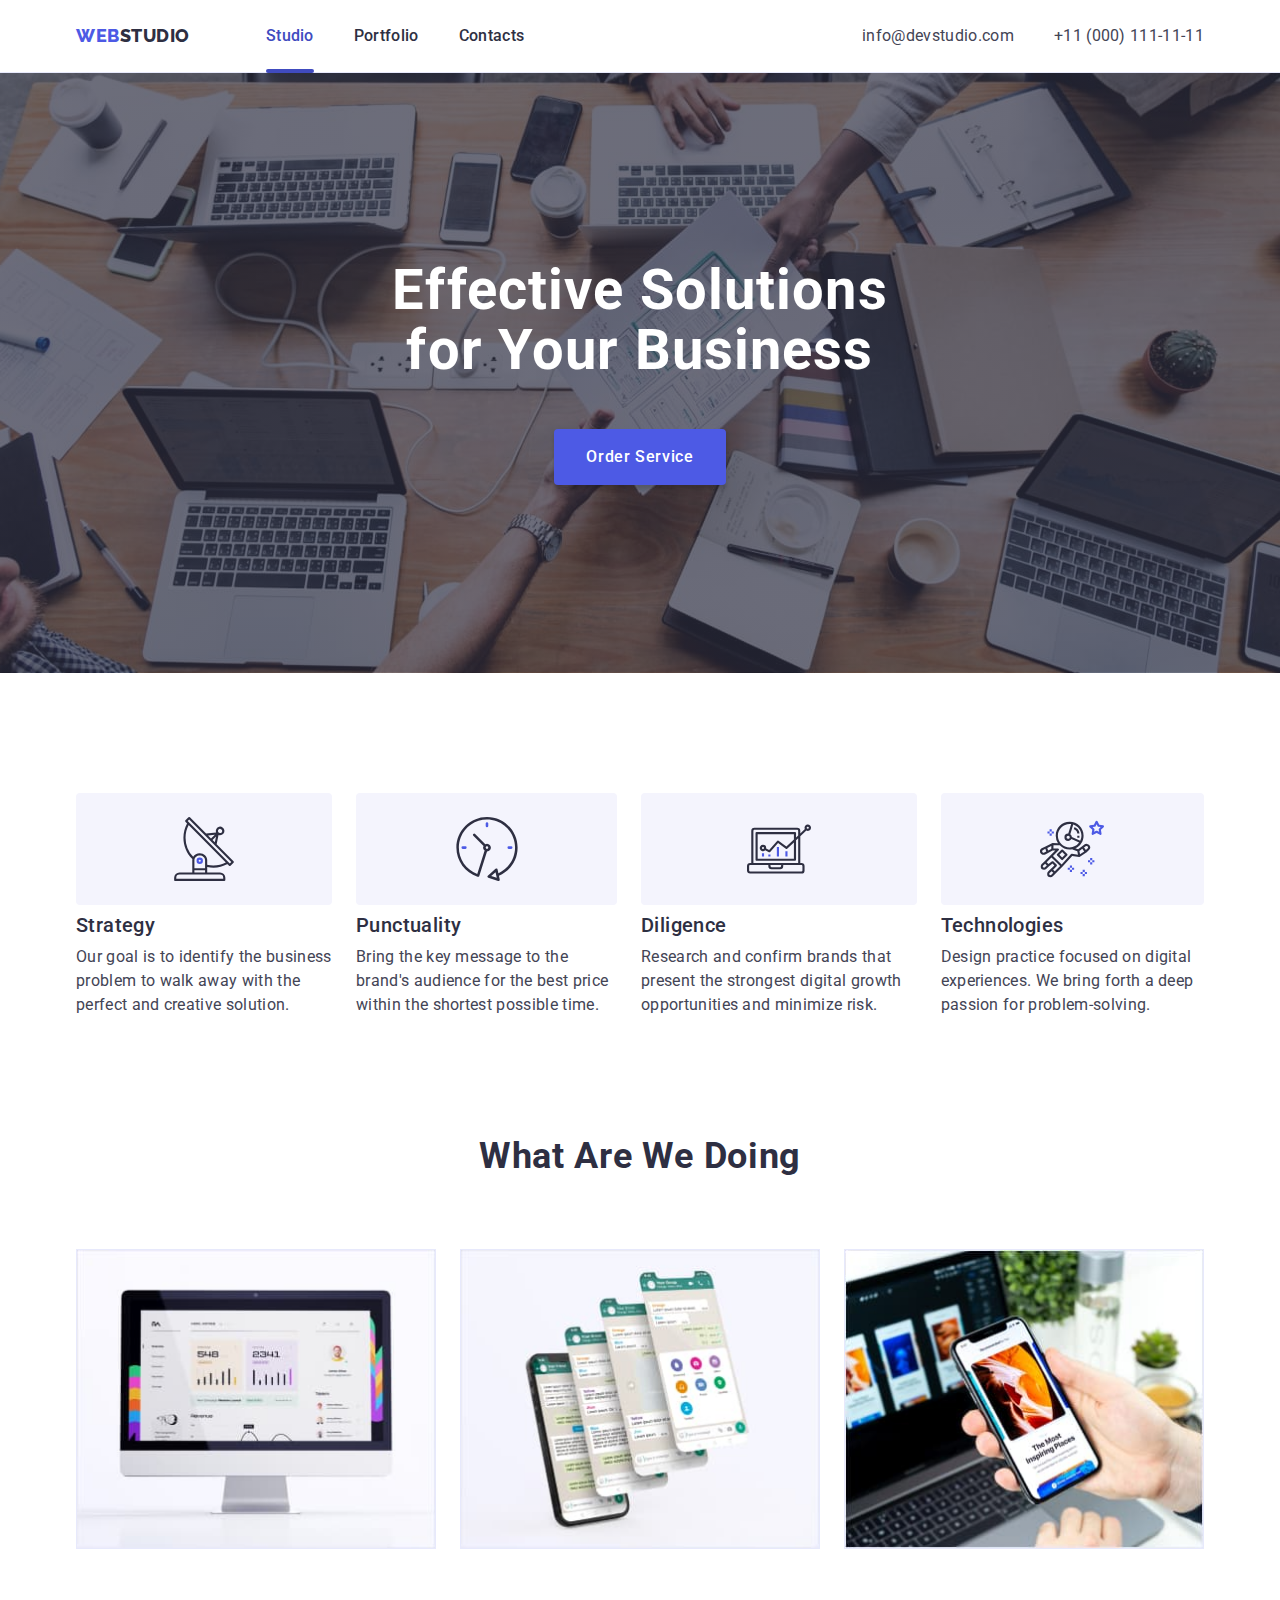
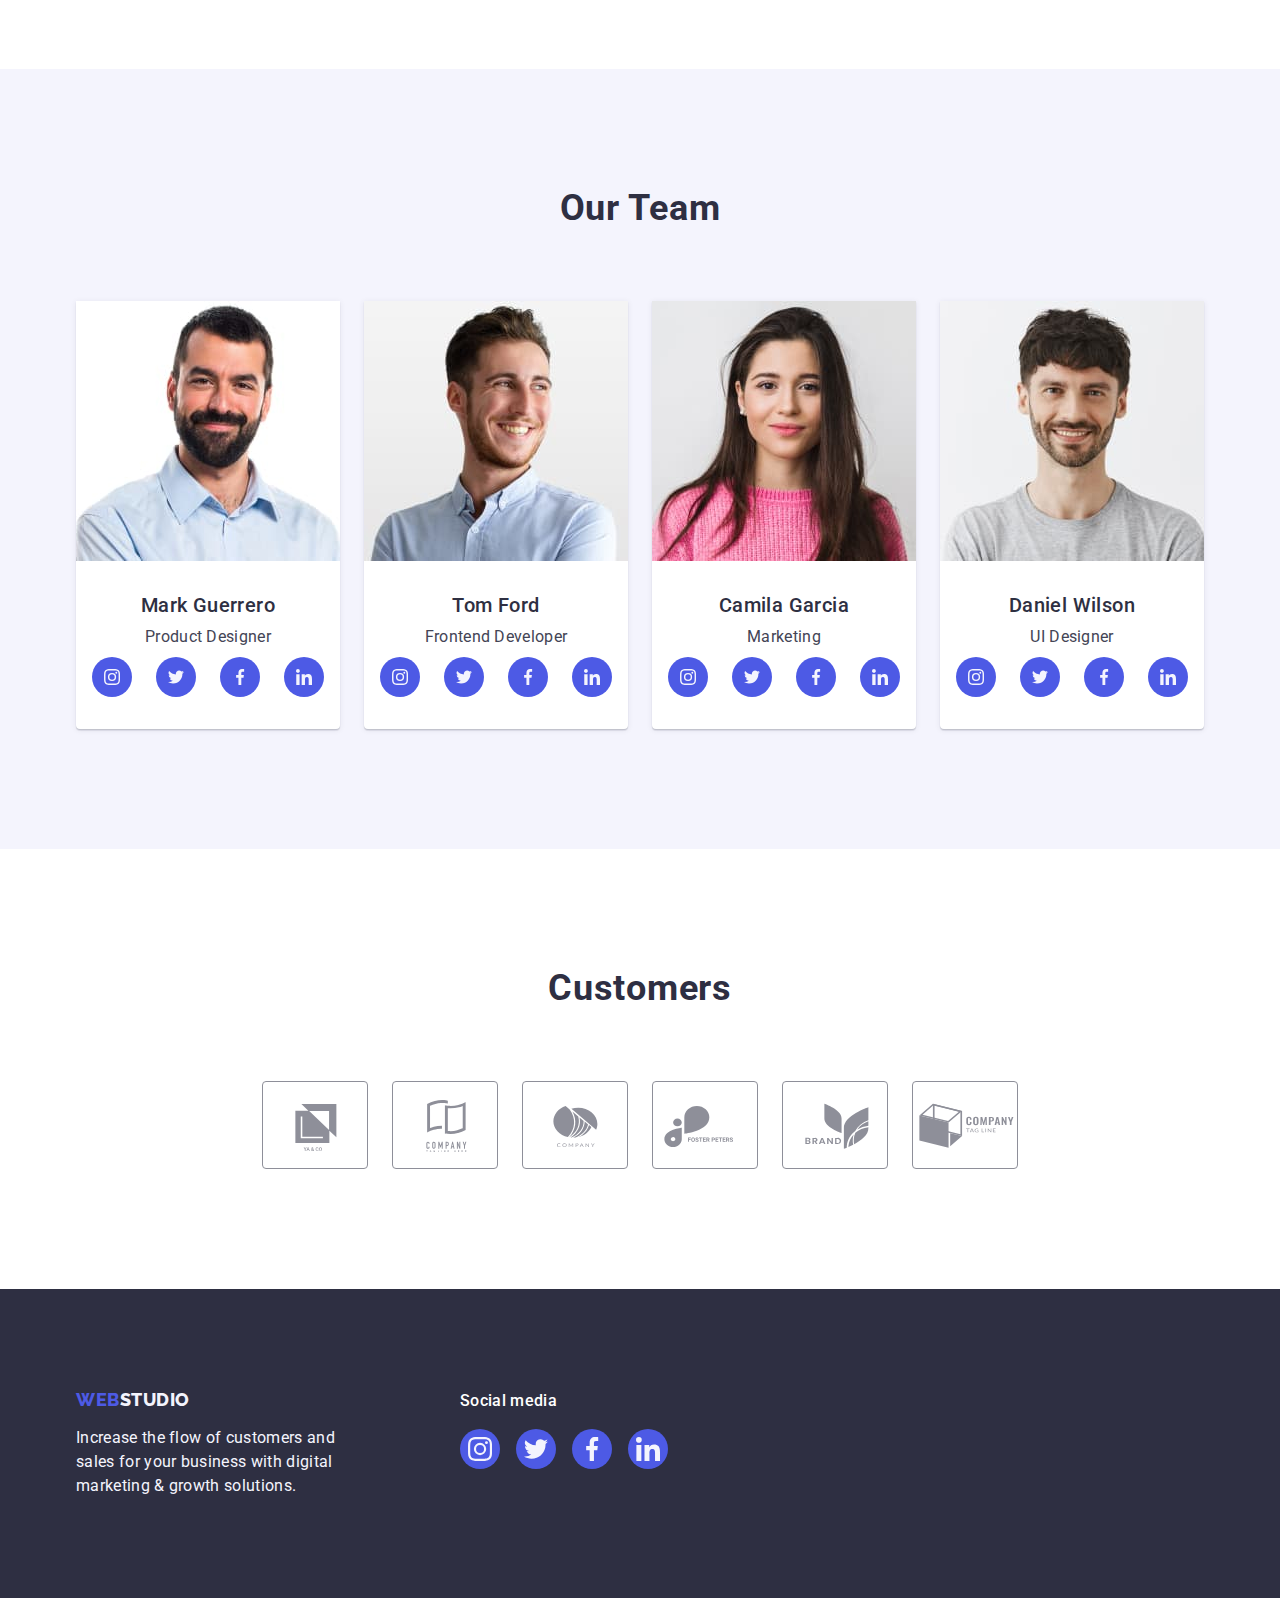
<file: index.html>
<!DOCTYPE html>
<html lang="en">

<head>
   <meta charset="UTF-8">
   <meta http-equiv="X-UA-Compatible" content="IE=edge">
   <meta name="viewport" content="width=device-width, initial-scale=1.0">
   <title>Main Page</title>
   <link rel="preconnect" href="https://fonts.googleapis.com">
   <link rel="preconnect" href="https://fonts.gstatic.com" crossorigin>
   <link
      href="https://fonts.googleapis.com/css2?family=Raleway:wght@800&family=Roboto:wght@400;500;700;900&display=swap"
      rel="stylesheet">
   <link rel="stylesheet" href="https://cdn.jsdelivr.net/npm/modern-normalize@1.1.0/modern-normalize.min.css">
   <link rel="stylesheet" href="./css/styles.css">
</head>

<body>
   <header class="page-header">
      <div class="header-container container">
         <nav class="navigation">
            <a class="logo header-logo link" href="./index.html">Web<span class="logo-part-header">Studio</span></a>
            <ul class="nav-list list">
               <li><a class="nav-link link current" href="./index.html">Studio</a></li>
               <li><a class="nav-link link" href="./portfolio.html">Portfolio</a></li>
               <li><a class="nav-link link" href="">Contacts</a></li>
            </ul>
         </nav>
         <address class="mail-tel">
            <ul class="contacts list">
               <li><a class="mail-tel-link link" href="mailto:info@devstudio.com">info@devstudio.com</a></li>
               <li><a class="mail-tel-link link" href="tel:+110001111111">+11 (000) 111-11-11</a></li>
            </ul>
         </address>
      </div>
   </header>
   <main>
      <!-- Hero -->
      <section class="hero section">
         <div class="container">
            <h1 class="hero-title">Effective Solutions for Your Business</h1>
            <button type="button" class="hero-btn" data-modal-open>Order Service</button>
         </div>
      </section>
      <!-- Features -->
      <section class="features section">
         <div class="container">
            <h2 class="visually-hidden">Our features</h2>
            <ul class="features-list list">
               <li class="features-item">
                  <div class="features-thumb">
                     <svg class="features-icon" width="64" height="64">
                        <use href="./images/icons.svg#icon-antenna"></use>
                     </svg>
                  </div>
                  <h3 class="features-title title">Strategy</h3>
                  <p class="features-text">Our goal is to identify the business problem to walk away with the perfect
                     and creative solution.</p>
               </li>
               <li class="features-item">
                  <div class="features-thumb">
                     <svg class="features-icon" width="64" height="64">
                        <use href="./images/icons.svg#icon-clock"></use>
                     </svg>
                  </div>
                  <h3 class="features-title title">Punctuality</h3>
                  <p class="features-text">Bring the key message to the brand's audience for the best price within the
                     shortest possible time.
                  </p>
               </li>
               <li class="features-item">
                  <div class="features-thumb">
                     <svg class="features-icon" width="64" height="64">
                        <use href="./images/icons.svg#icon-diagram"></use>
                     </svg>
                  </div>
                  <h3 class="features-title title">Diligence</h3>
                  <p class="features-text">Research and confirm brands that present the strongest digital growth
                     opportunities and minimize risk.
                  </p>
               </li>
               <li class="features-item">
                  <div class="features-thumb">
                     <svg class="features-icon" width="64" height="64">
                        <use href="./images/icons.svg#icon-astronaut"></use>
                     </svg>
                  </div>
                  <h3 class="features-title title">Technologies</h3>
                  <p class="features-text">Design practice focused on digital experiences. We bring forth a deep passion
                     for problem-solving.</p>
               </li>
            </ul>
         </div>
      </section>
      <!-- Work -->
      <section class="work section">
         <div class="container">
            <h2 class="section-title">What are we doing</h2>
            <ul class="work-list list">
               <li class="work-list-item"><img class="work-list-img" src="./images/work/computer.jpg"
                     alt="Computer with opened program" width="360" height="300">
               </li>
               <li class="work-list-item"><img class="work-list-img" src="./images/work/phone.jpg"
                     alt="Phone with program layers" width="360" height="300"></li>
               <li class="work-list-item"><img class="work-list-img" src="./images/work/laptop.jpg"
                     alt="The developer compares the design between the phone and the laptop" width="360" height="300">
               </li>
            </ul>
         </div>
      </section>
      <!-- Team -->
      <section class="team section">
         <div class="container">
            <h2 class="section-title">Our Team</h2>
            <ul class="team-list list">
               <li class="team-card">
                  <img class="team-img" src="./images/team/mark-guerrero.jpg" alt="Mark Guerrero's foto" width="264"
                     height="260">
                  <div class="team-container">
                     <h3 class="team-title title">Mark Guerrero</h3>
                     <p class="team-descr">Product Designer</p>
                     <ul class="team-social-list list">
                        <li class="social-item">
                           <a href="" class="social-link" target="_blank" rel="noopener noreferrer"
                              aria-label="icon-instagram">
                              <svg class="social-icon" width="16" height="16">
                                 <use href="./images/icons.svg#icon-instagram"></use>
                              </svg>
                           </a>
                        </li>
                        <li class="social-item">
                           <a href="" class="social-link" target="_blank" rel="noopener noreferrer"
                              aria-label="icon-twitter">
                              <svg class="social-icon" width="16" height="16">
                                 <use href="./images/icons.svg#icon-twitter"></use>
                              </svg>
                           </a>
                        </li>
                        <li class="social-item">
                           <a href="" class="social-link" target="_blank" rel="noopener noreferrer"
                              aria-label="icon-facebook">
                              <svg class="social-icon" width="16" height="16">
                                 <use href="./images/icons.svg#icon-facebook"></use>
                              </svg>
                           </a>
                        </li>
                        <li class="social-item">
                           <a href="" class="social-link" target="_blank" rel="noopener noreferrer"
                              aria-label="icon-linkedin">
                              <svg class="social-icon" width="16" height="16">
                                 <use href="./images/icons.svg#icon-linkedin"></use>
                              </svg>
                           </a>
                        </li>
                     </ul>
                  </div>
               </li>
               <li class="team-card">
                  <img class="team-img" src="./images/team/tom-ford.jpg" alt="Tom Ford's foto" width="264" height="260">
                  <div class="team-container">
                     <h3 class="team-title title">Tom Ford</h3>
                     <p class="team-descr">Frontend Developer</p>
                     <ul class="team-social-list list">
                        <li class="social-item">
                           <a href="" class="social-link" target="_blank" rel="noopener noreferrer"
                              aria-label="icon-instagram">
                              <svg class="social-icon" width="16" height="16">
                                 <use href="./images/icons.svg#icon-instagram"></use>
                              </svg>
                           </a>
                        </li>
                        <li class="social-item">
                           <a href="" class="social-link" target="_blank" rel="noopener noreferrer"
                              aria-label="icon-twitter">
                              <svg class="social-icon" width="16" height="16">
                                 <use href="./images/icons.svg#icon-twitter"></use>
                              </svg>
                           </a>
                        </li>
                        <li class="social-item">
                           <a href="" class="social-link" target="_blank" rel="noopener noreferrer"
                              aria-label="icon-facebook">
                              <svg class="social-icon" width="16" height="16">
                                 <use href="./images/icons.svg#icon-facebook"></use>
                              </svg>
                           </a>
                        </li>
                        <li class="social-item">
                           <a href="" class="social-link" target="_blank" rel="noopener noreferrer"
                              aria-label="icon-linkedin">
                              <svg class="social-icon" width="16" height="16">
                                 <use href="./images/icons.svg#icon-linkedin"></use>
                              </svg>
                           </a>
                        </li>
                     </ul>
                  </div>
               </li>
               <li class="team-card">
                  <img class="team-img" src="./images/team/camila-garcia.jpg" alt="Camila Garcia's foto" width="264"
                     height="260">
                  <div class="team-container">
                     <h3 class="team-title title">Camila Garcia</h3>
                     <p class="team-descr">Marketing</p>
                     <ul class="team-social-list list">
                        <li class="social-item">
                           <a href="" class="social-link" target="_blank" rel="noopener noreferrer"
                              aria-label="icon-instagram">
                              <svg class="social-icon" width="16" height="16">
                                 <use href="./images/icons.svg#icon-instagram"></use>
                              </svg>
                           </a>
                        </li>
                        <li class="social-item">
                           <a href="" class="social-link" target="_blank" rel="noopener noreferrer"
                              aria-label="icon-twitter">
                              <svg class="social-icon" width="16" height="16">
                                 <use href="./images/icons.svg#icon-twitter"></use>
                              </svg>
                           </a>
                        </li>
                        <li class="social-item">
                           <a href="" class="social-link" target="_blank" rel="noopener noreferrer"
                              aria-label="icon-facebook">
                              <svg class="social-icon" width="16" height="16">
                                 <use href="./images/icons.svg#icon-facebook"></use>
                              </svg>
                           </a>
                        </li>
                        <li class="social-item">
                           <a href="" class="social-link" target="_blank" rel="noopener noreferrer"
                              aria-label="icon-linkedin">
                              <svg class="social-icon" width="16" height="16">
                                 <use href="./images/icons.svg#icon-linkedin"></use>
                              </svg>
                           </a>
                        </li>
                     </ul>
                  </div>
               </li>
               <li class="team-card">
                  <img class="team-img" src="./images/team/daniel-wilson.jpg" alt="Daniel Wilson's foto" width="264"
                     height="260">
                  <div class="team-container">
                     <h3 class="team-title title">Daniel Wilson</h3>
                     <p class="team-descr">UI Designer</p>
                     <ul class="team-social-list list">
                        <li class="social-item">
                           <a href="" class="social-link" target="_blank" rel="noopener noreferrer"
                              aria-label="icon-instagram">
                              <svg class="social-icon" width="16" height="16">
                                 <use href="./images/icons.svg#icon-instagram"></use>
                              </svg>
                           </a>
                        </li>
                        <li class="social-item">
                           <a href="" class="social-link" target="_blank" rel="noopener noreferrer"
                              aria-label="icon-twitter">
                              <svg class="social-icon" width="16" height="16">
                                 <use href="./images/icons.svg#icon-twitter"></use>
                              </svg>
                           </a>
                        </li>
                        <li class="social-item">
                           <a href="" class="social-link" target="_blank" rel="noopener noreferrer"
                              aria-label="icon-facebook">
                              <svg class="social-icon" width="16" height="16">
                                 <use href="./images/icons.svg#icon-facebook"></use>
                              </svg>
                           </a>
                        </li>
                        <li class="social-item">
                           <a href="" class="social-link" target="_blank" rel="noopener noreferrer"
                              aria-label="icon-linkedin">
                              <svg class="social-icon" width="16" height="16">
                                 <use href="./images/icons.svg#icon-linkedin"></use>
                              </svg>
                           </a>
                        </li>
                     </ul>
                  </div>
               </li>
            </ul>
         </div>
      </section>
      <!-- Customers -->
      <section class="customers section">
         <div class="container">
            <h2 class="section-title customers-title">Customers</h2>
            <ul class="customers-list list">
               <li class="customers-item">
                  <a href="" class="customers-link link" target="_blank" rel="noopener noreferrer"
                     aria-label="icon-logo-first"><svg class="customers-icon" width="104" height="56">
                        <use href="./images/icons.svg#icon-logo-first"></use>
                     </svg></a>
               </li>
               <li class="customers-item">
                  <a href="" class="customers-link link" target="_blank" rel="noopener noreferrer"
                     aria-label="icon-logo-second"><svg class="customers-icon" width="104" height="56">
                        <use href="./images/icons.svg#icon-logo-second"></use>
                     </svg></a>
               </li>
               <li class="customers-item">
                  <a href="" class="customers-link link" target="_blank" rel="noopener noreferrer"
                     aria-label="icon-logo-third"><svg class="customers-icon" width="104" height="56">
                        <use href="./images/icons.svg#icon-logo-third"></use>
                     </svg></a>
               </li>
               <li class="customers-item">
                  <a href="" class="customers-link link" target="_blank" rel="noopener noreferrer"
                     aria-label="icon-logo-fourth"><svg class="customers-icon" width="104" height="56">
                        <use href="./images/icons.svg#icon-logo-fourth"></use>
                     </svg></a>
               </li>
               <li class="customers-item">
                  <a href="" class="customers-link link" target="_blank" rel="noopener noreferrer"
                     aria-label="icon-logo-fifth"><svg class="customers-icon" width="104" height="56">
                        <use href="./images/icons.svg#icon-logo-fifth"></use>
                     </svg></a>
               </li>
               <li class="customers-item">
                  <a href="" class="customers-link link" target="_blank" rel="noopener noreferrer"
                     aria-label="icon-logo-sixth"><svg class="customers-icon" width="104" height="56">
                        <use href="./images/icons.svg#icon-logo-sixth"></use>
                     </svg></a>
               </li>
            </ul>
         </div>
      </section>
   </main>
   <footer class="footer-section">
      <div class="container footer-position">
         <div class="footer-thumb footer-thumb-position">
            <a class="logo footer-logo link" href="./index.html">Web<span class="logo-part-footer">Studio</span></a>
            <p class="footer-text">Increase the flow of customers and sales for your business with digital marketing &
               growth solutions.</p>
         </div>
         <div class="footer-thumb footer-thumb-position">
            <p class="social-text-footer">Social media</p>
            <ul class="social-list-footer list">
               <li class="social-item-footer">
                  <a href="" target="_blank" rel="noopener noreferrer" aria-label="icon-instagram"
                     class="social-link-footer">
                     <svg class="social-icon-footer" width="24" height="24">
                        <use href="./images/icons.svg#icon-instagram">
                        </use>
                     </svg>
                  </a>
               </li>
               <li class="social-item-footer"><a href="" target="_blank" rel="noopener noreferrer"
                     aria-label="icon-twitter" class="social-link-footer">
                     <svg class="social-icon-footer" width="24" height="24">
                        <use href="./images/icons.svg#icon-twitter">
                        </use>
                     </svg>
                  </a></li>
               <li class="social-item-footer">
                  <a href="" target="_blank" rel="noopener noreferrer" aria-label="icon-facebook"
                     class="social-link-footer">
                     <svg class="social-icon-footer" width="24" height="24">
                        <use href="./images/icons.svg#icon-facebook">
                        </use>
                     </svg>
                  </a>
               </li>
               <li class="social-item-footer">
                  <a href="" target="_blank" rel="noopener noreferrer" aria-label="icon-linkedin"
                     class="social-link-footer">
                     <svg class="social-icon-footer" width="24" height="24">
                        <use href="./images/icons.svg#icon-linkedin">
                        </use>
                     </svg>
                  </a>
               </li>
            </ul>
         </div>
      </div>

   </footer>

   <!-- Modal -->
   <div class="backdrop is-hidden" data-modal>
      <div class="modal">

         <button class="modal-close-btn" type="button" data-modal-close>
            <svg class="icon-close-modal" width="8" height="8">
               <use href="./images/icons.svg#icon-close-modal"></use>
            </svg>
         </button>
      </div>
   </div>

   <script src="./js/modal.js"></script>
</body>

</html>
</file>
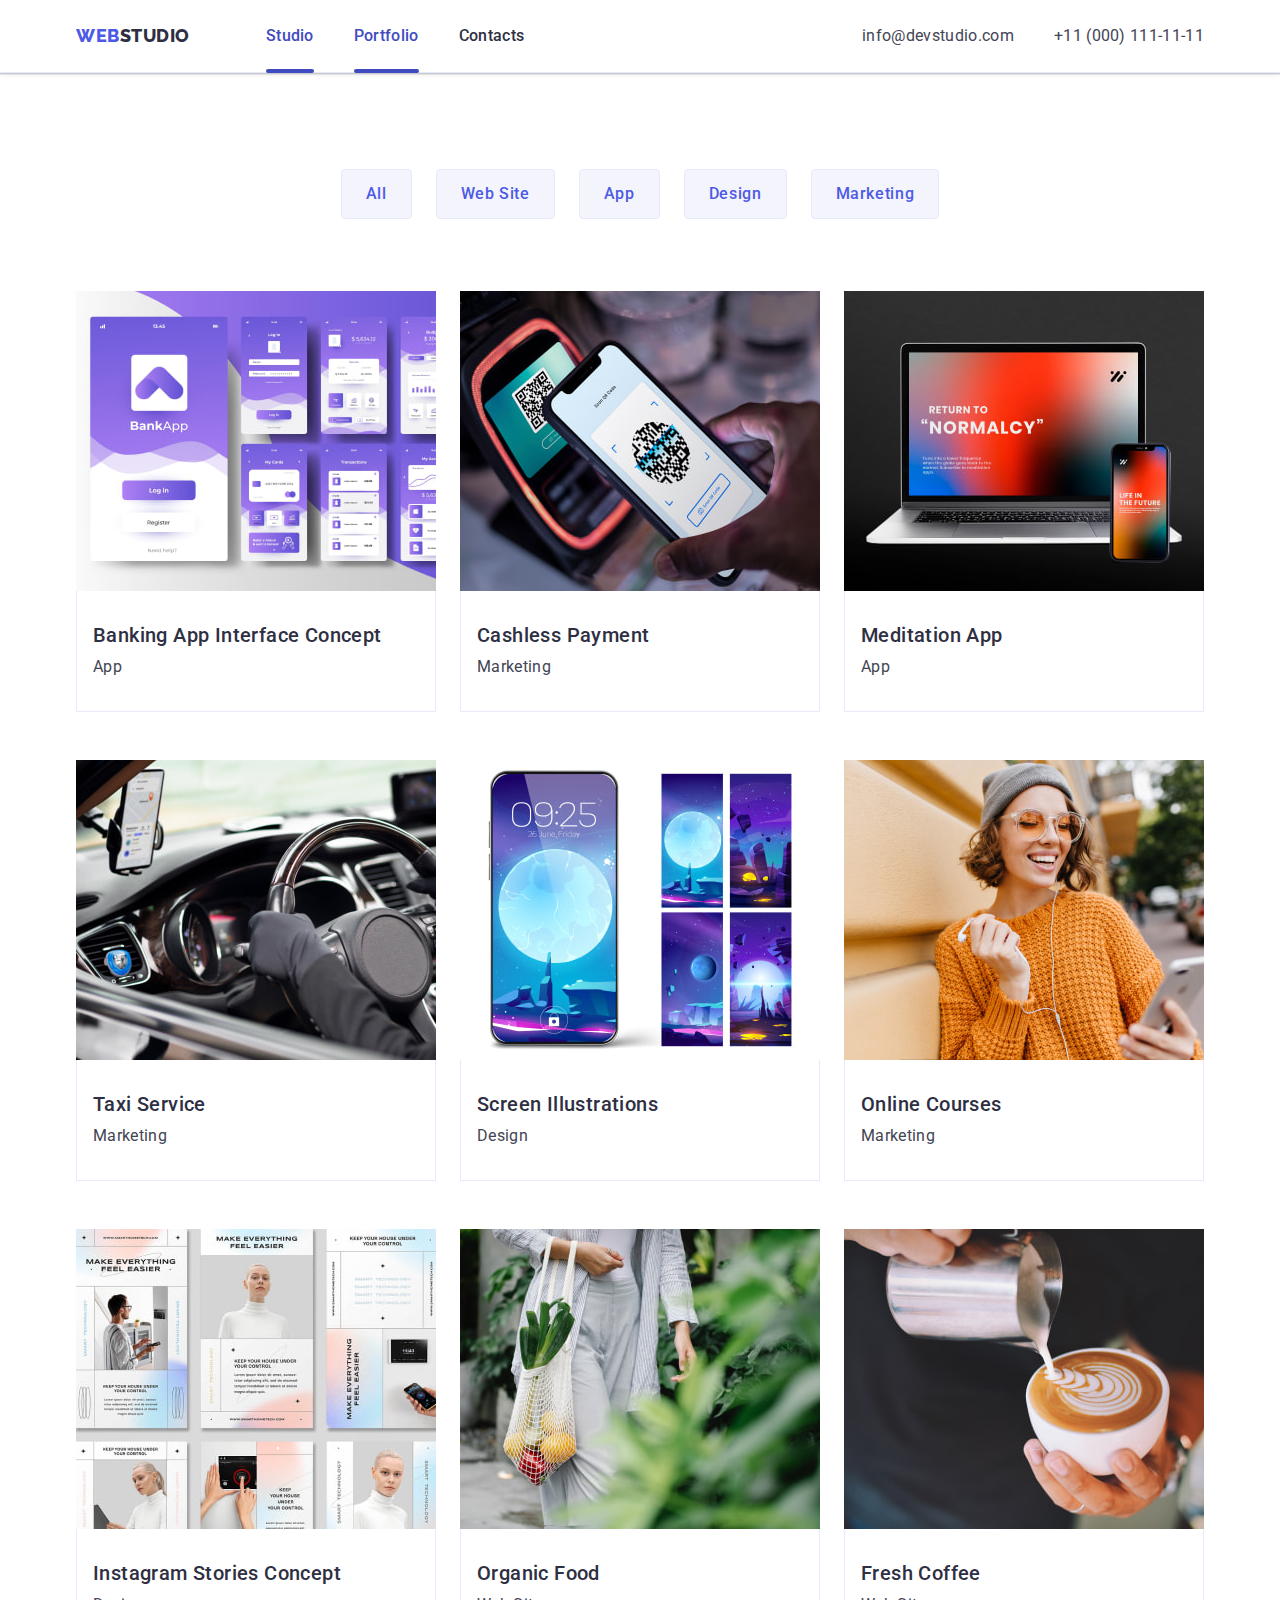
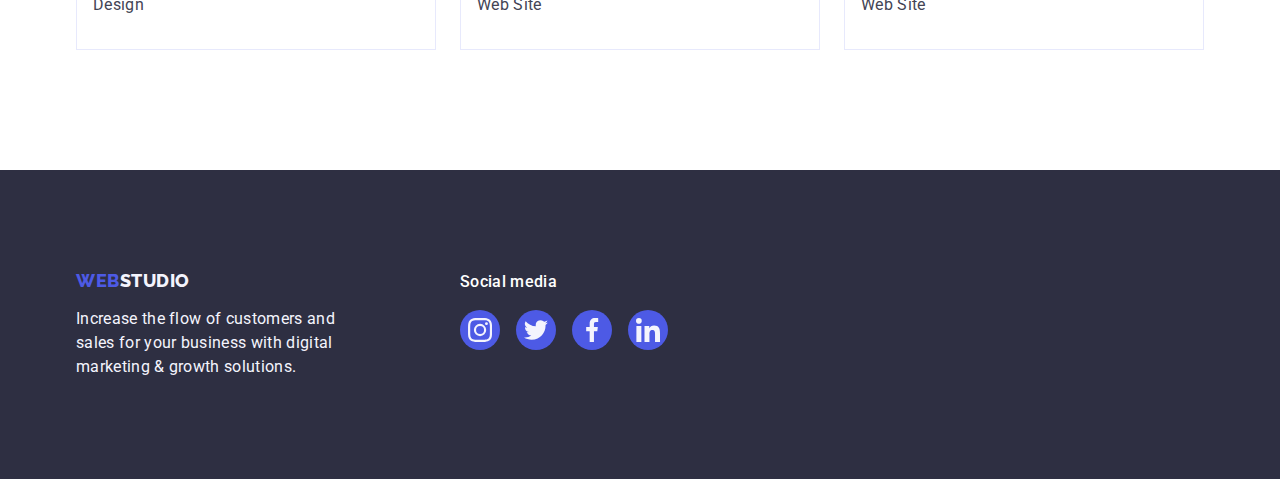
<file: portfolio.html>
<!DOCTYPE html>
<html lang="en">

<head>
   <meta charset="UTF-8">
   <meta http-equiv="X-UA-Compatible" content="IE=edge">
   <meta name="viewport" content="width=device-width, initial-scale=1.0">
   <title>Portfolio</title>
   <link rel="preconnect" href="https://fonts.googleapis.com">
   <link rel="preconnect" href="https://fonts.gstatic.com" crossorigin>
   <link
      href="https://fonts.googleapis.com/css2?family=Raleway:wght@800&family=Roboto:wght@400;500;700;900&display=swap"
      rel="stylesheet">
   <link rel="stylesheet" href="https://cdn.jsdelivr.net/npm/modern-normalize@1.1.0/modern-normalize.min.css">
   <link rel="stylesheet" href="./css/styles.css">
</head>

<body>
   <header class="page-header">
      <div class="header-container container">
         <nav class="navigation">
            <a class="logo header-logo link" href="./index.html">Web<span class="logo-part-header">Studio</span></a>
            <ul class="nav-list list">
               <li><a class="nav-link link current" href="./index.html">Studio</a></li>
               <li><a class="nav-link link current" href="./portfolio.html">Portfolio</a></li>
               <li><a class="nav-link link" href="">Contacts</a></li>
            </ul>
         </nav>
         <address class="mail-tel">
            <ul class="contacts list">
               <li><a class="mail-tel-link link" href="mailto:info@devstudio.com">info@devstudio.com</a></li>
               <li><a class="mail-tel-link link" href="tel:+110001111111">+11 (000) 111-11-11</a></li>
            </ul>
         </address>
      </div>

   </header>
   <main>
      <section class="projects section">
         <div class="projects-container container">
            <h1 class="visually-hidden">Portfolio</h1>
            <!-- Filter -->
            <ul class="filter-list list">
               <li><button type="button" class="filter-btn">All</button></li>
               <li><button type="button" class="filter-btn">Web Site</button></li>
               <li><button type="button" class="filter-btn">App</button></li>
               <li><button type="button" class="filter-btn">Design</button></li>
               <li><button type="button" class="filter-btn">Marketing</button></li>
            </ul>
            <!-- Projects -->
            <ul class="project-list list">
               <li class="project-item">
                  <a class="project-link link" href="">
                     <div class="project-thumb">
                        <img src="./images/projects/img-1.jpg" alt="Banking App Interface Concept" width="360"
                           height="300" class="project-foto">
                        <p class="project-thumb-text">14 Stylish and User-Friendly App Design Concepts · Task Manager
                           App ·
                           Calorie Tracker App · Exotic Fruit Ecommerce App ·
                           Cloud Storage App</p>
                     </div>
                     <div class="project-container">
                        <h2 class="project-title title">Banking App Interface Concept</h2>
                        <p class="project-descr">App</p>
                     </div>
                  </a>
               </li>
               <li class="project-item">
                  <a class="project-link link" href="">
                     <div class="project-thumb">
                        <img src="./images/projects/img-2.jpg" alt="Cashless Payment" width="360" height="300"
                           class="project-foto">
                        <p class="project-thumb-text">14 Stylish and User-Friendly App Design Concepts · Task Manager
                           App ·
                           Calorie Tracker App ·
                           Exotic Fruit Ecommerce App ·
                           Cloud Storage App</p>
                     </div>
                     <div class="project-container">
                        <h2 class="project-title title">Cashless Payment</h2>
                        <p class="project-descr">Marketing</p>
                     </div>
                  </a>
               </li>
               <li class="project-item">
                  <a class="project-link link" href="">
                     <div class="project-thumb">
                        <img src="./images/projects/img-3.jpg" alt="Meditation App" width="360" height="300"
                           class="project-foto">
                        <p class="project-thumb-text">14 Stylish and User-Friendly App Design Concepts · Task Manager
                           App ·
                           Calorie Tracker App ·
                           Exotic Fruit Ecommerce App ·
                           Cloud Storage App</p>
                     </div>
                     <div class="project-container">
                        <h2 class="project-title title">Meditation App</h2>
                        <p class="project-descr">App</p>
                     </div>
                  </a>
               </li>
               <li class="project-item">
                  <a class="project-link link" href="">
                     <div class="project-thumb">
                        <img src="./images/projects/img-4.jpg" alt="Taxi Service" width="360" height="300"
                           class="project-foto">
                        <p class="project-thumb-text">14 Stylish and User-Friendly App Design Concepts · Task Manager
                           App ·
                           Calorie Tracker App ·
                           Exotic Fruit Ecommerce App ·
                           Cloud Storage App</p>
                     </div>
                     <div class="project-container">
                        <h2 class="project-title title">Taxi Service</h2>
                        <p class="project-descr">Marketing</p>
                     </div>
                  </a>
               </li>
               <li class="project-item">
                  <a class="project-link link" href="">
                     <div class="project-thumb">
                        <img src="./images/projects/img-5.jpg" alt="Screen Illustrations" width="360" height="300"
                           class="project-foto">
                        <p class="project-thumb-text">14 Stylish and User-Friendly App Design Concepts · Task Manager
                           App ·
                           Calorie Tracker App · Exotic Fruit Ecommerce App ·
                           Cloud Storage App</p>
                     </div>
                     <div class="project-container">
                        <h2 class="project-title title">Screen Illustrations</h2>
                        <p class="project-descr">Design</p>
                     </div>
                  </a>
               </li>
               <li class="project-item">
                  <a class="project-link link" href="">
                     <div class="project-thumb">
                        <img src="./images/projects/img-6.jpg" alt="Online Courses" width="360" height="300"
                           class="project-foto">
                        <p class="project-thumb-text">14 Stylish and User-Friendly App Design Concepts · Task Manager
                           App ·
                           Calorie Tracker App · Exotic Fruit Ecommerce App ·
                           Cloud Storage App</p>
                     </div>
                     <div class="project-container">
                        <h2 class="project-title title">Online Courses</h2>
                        <p class="project-descr">Marketing</p>
                     </div>
                  </a>
               </li>
               <li class="project-item">
                  <a class="project-link link" href="">
                     <div class="project-thumb">
                        <img src="./images/projects/img-7.jpg" alt="Instagram Stories Concept" width="360" height="300"
                           class="project-foto">
                        <p class="project-thumb-text">14 Stylish and User-Friendly App Design Concepts · Task Manager
                           App ·
                           Calorie Tracker App · Exotic Fruit Ecommerce App ·
                           Cloud Storage App</p>
                     </div>
                     <div class="project-container">
                        <h2 class="project-title title">Instagram Stories Concept</h2>
                        <p class="project-descr">Design</p>
                     </div>
                  </a>
               </li>
               <li class="project-item">
                  <a class="project-link link" href="">
                     <div class="project-thumb">
                        <img src="./images/projects/img-8.jpg" alt="Organic Food" width="360" height="300"
                           class="project-foto">
                        <p class="project-thumb-text">14 Stylish and User-Friendly App Design Concepts · Task Manager
                           App ·
                           Calorie Tracker App · Exotic Fruit Ecommerce App ·
                           Cloud Storage App</p>
                     </div>
                     <div class="project-container">
                        <h2 class="project-title title">Organic Food</h2>
                        <p class="project-descr">Web Site</p>
                     </div>
                  </a>
               </li>
               <li class="project-item">
                  <a class="project-link link" href="">
                     <div class="project-thumb">
                        <img src="./images/projects/img-9.jpg" alt="Fresh Coffee" width="360" height="300"
                           class="project-foto">
                        <p class="project-thumb-text">14 Stylish and User-Friendly App Design Concepts · Task Manager
                           App ·
                           Calorie Tracker App · Exotic Fruit Ecommerce App ·
                           Cloud Storage App</p>
                     </div>
                     <div class="project-container">
                        <h2 class="project-title title">Fresh Coffee</h2>
                        <p class="project-descr">Web Site</p>
                     </div>
                  </a>
               </li>
            </ul>
         </div>
      </section>
   </main>
   <!-- Footer -->
   <footer class="footer-section">
      <div class="container footer-position">
         <div class="footer-thumb footer-thumb-position">
            <a class="logo footer-logo link" href="./index.html">Web<span class="logo-part-footer">Studio</span></a>
            <p class="footer-text">Increase the flow of customers and sales for your business with digital marketing &
               growth solutions.</p>
         </div>
         <div class="footer-thumb footer-thumb-position">
            <p class="social-text-footer">Social media</p>
            <ul class="social-list-footer list">
               <li class="social-item-footer">
                  <a href="" target="_blank" rel="noopener noreferrer" aria-label="icon-instagram"
                     class="social-link-footer">
                     <svg class="social-icon-footer" width="24" height="24">
                        <use href="./images/icons.svg#icon-instagram">
                        </use>
                     </svg>
                  </a>
               </li>
               <li class="social-item-footer"><a href="" target="_blank" rel="noopener noreferrer"
                     aria-label="icon-twitter" class="social-link-footer">
                     <svg class="social-icon-footer" width="24" height="24">
                        <use href="./images/icons.svg#icon-twitter">
                        </use>
                     </svg>
                  </a></li>
               <li class="social-item-footer">
                  <a href="" target="_blank" rel="noopener noreferrer" aria-label="icon-facebook"
                     class="social-link-footer">
                     <svg class="social-icon-footer" width="24" height="24">
                        <use href="./images/icons.svg#icon-facebook">
                        </use>
                     </svg>
                  </a>
               </li>
               <li class="social-item-footer">
                  <a href="" target="_blank" rel="noopener noreferrer" aria-label="icon-linkedin"
                     class="social-link-footer">
                     <svg class="social-icon-footer" width="24" height="24">
                        <use href="./images/icons.svg#icon-linkedin">
                        </use>
                     </svg>
                  </a>
               </li>
            </ul>
         </div>
      </div>

   </footer>
</body>

</html>
</file>
<file: css/styles.css>
/* Variables */

:root {
  --main-font: 'Roboto', sans-serif;
  --secondary-font: 'Raleway', sans-serif;

  --primary-brand-color: #4d5ae5;
  --pressed-state-color: #404bbf;
  --secondary-color: #2e2f42;
  --third-color: #ffffff;
  --subtitle-color: #8e8f99;
  --success-color: #31d0aa;

  --primary-text: #434455;
  --accent-color: #e7e9fc;
  --light-color: #f4f4fd;
  --modal-background: #fcfcfc;

  --bg-gradient: rgba(46, 47, 66, 0.7);
  --modal-overlay: rgba(46, 47, 66, 0.4);
  --close-btn-border: rgba(0, 0, 0, 0.1);

  --header-shadow: 0px 2px 1px rgba(46, 47, 66, 0.08),
    0px 1px 1px rgba(46, 47, 66, 0.16), 0px 1px 6px rgba(46, 47, 66, 0.08);
  --hero-btn-shadow: 0px 4px 4px rgba(0, 0, 0, 0.15);
  --team-card-shadow: 0px 1px 6px rgba(46, 47, 66, 0.08),
    0px 1px 1px rgba(46, 47, 66, 0.16), 0px 2px 1px rgba(46, 47, 66, 0.08);
  --filter-shadow: 0px 3px 1px rgba(0, 0, 0, 0.1),
    0px 2px 1px rgba(0, 0, 0, 0.08), 0px 2px 2px rgba(0, 0, 0, 0.12);
  --project-shadow: 0px 1px 6px rgba(46, 47, 66, 0.08),
    0px 1px 1px rgba(46, 47, 66, 0.16), 0px 2px 1px rgba(46, 47, 66, 0.08);
  --modal-shadow: 0px 1px 1px rgba(0, 0, 0, 0.14),
    0px 1px 3px rgba(0, 0, 0, 0.12), 0px 2px 1px rgba(0, 0, 0, 0.2);

  --transition-timings: 250ms cubic-bezier(0.4, 0, 0.2, 1);
}

/* Styles reset */

h1,
h2,
h3,
h4,
h5,
h6,
p,
ul {
  margin: 0;
  padding: 0;
}
.list {
  list-style: none;
}
.link {
  text-decoration: none;
}

/* Titles */

.visually-hidden {
  position: absolute;
  width: 1px;
  height: 1px;
  margin: -1px;
  border: 0;
  padding: 0;

  white-space: nowrap;
  clip-path: inset(100%);
  clip: rect(0 0 0 0);
  overflow: hidden;
}
.title {
  font-weight: 500;
  font-size: 20px;
  line-height: 1.2;
  letter-spacing: 0.02em;
  color: var(--secondary-color);
}
.section-title {
  margin-bottom: 72px;

  font-size: 36px;
  line-height: 1.11;
  letter-spacing: 0.02em;
  text-align: center;
  text-transform: capitalize;
  color: var(--secondary-color);
}

/* Body */

body {
  font-family: var(--main-font);
  font-weight: 400;
  font-size: 16px;
  line-height: 1.5;
  letter-spacing: 0.02em;
  color: var(--primary-text);
  background-color: var(--third-color);
}
.container {
  max-width: 1158px;
  padding-left: 15px;
  padding-right: 15px;
  margin: 0 auto;
}
.section {
  padding-top: 120px;
  padding-bottom: 120px;
}
.features-list,
.work-list,
.team-list,
.team-social-list,
.filter-list,
.customers-list {
  display: flex;
  gap: 24px;
  justify-content: center;
  align-items: center;
}
.contacts,
.nav-list {
  display: flex;
  gap: 40px;
}
.work-list-img,
.team-img,
.project-foto {
  display: block;
  max-width: 100%;
  height: auto;
}

/* Header */

.page-header {
  border-bottom: 1px solid var(--accent-color);
  box-shadow: var(--header-shadow);
}
.header-container,
.navigation {
  display: flex;
  align-items: center;
}
.logo {
  font-family: var(--secondary-font);
  font-weight: 800;
  font-size: 18px;
  line-height: 1.17;
  letter-spacing: 0.03em;
  text-transform: uppercase;
  color: var(--primary-brand-color);
}
.header-logo {
  margin-right: 76px;
}
.logo-part-header {
  color: var(--secondary-color);
}
.nav-link {
  transition: color var(--transition-timings);

  position: relative;

  display: block;
  padding: 24px 0;

  font-weight: 500;
  color: var(--secondary-color);
}
.nav-link.current::after {
  content: '';
  display: block;
  position: absolute;
  left: 0;
  bottom: -1px;

  opacity: 1;

  width: 100%;
  height: 4px;
  border-radius: 2px;
  background-color: var(--pressed-state-color);
}
.mail-tel {
  margin-left: auto;

  font-style: normal;
}
.mail-tel-link {
  transition: color var(--transition-timings);

  display: block;
  padding: 24px 0;

  color: inherit;
}
.nav-link:hover,
.nav-link:focus,
.mail-tel-link:hover,
.mail-tel-link:focus,
.nav-link.current {
  color: var(--pressed-state-color);
}

/* Hero */

.hero.section {
  padding-top: 188px;
  padding-bottom: 188px;
}
.hero {
  background-color: var(--secondary-color);

  max-width: 1440px;
  margin-left: auto;
  margin-right: auto;

  background-image: linear-gradient(var(--bg-gradient), var(--bg-gradient)),
    url('../images/hero/people-in-office.jpg');
  background-repeat: no-repeat;
  background-position: center;
  background-size: cover;
}
.hero-title {
  text-align: center;
  margin-right: auto;
  margin-left: auto;
  margin-bottom: 48px;
  max-width: 496px;

  font-size: 56px;
  line-height: 1.07;
  letter-spacing: 0.02em;
  color: var(--third-color);
}
.hero-btn {
  transition: background-color var(--transition-timings);

  display: block;
  min-width: 169px;
  margin-left: auto;
  margin-right: auto;
  padding: 16px 32px;
  box-shadow: var(--hero-btn-shadow);
  border-radius: 4px;
  border: none;

  font-family: inherit;
  font-weight: 500;
  font-size: 16px;
  line-height: 1.5;
  letter-spacing: 0.04em;
  cursor: pointer;
  color: var(--third-color);
  background-color: var(--primary-brand-color);
}
.hero-btn:hover,
.hero-btn:focus {
  background-color: var(--pressed-state-color);
}

/* Features */

.features-item {
  width: calc((100%-72px) / 4);
}
.features-thumb {
  display: flex;
  justify-content: center;
  align-items: center;
  min-height: 112px;
  margin-bottom: 8px;

  background: var(--light-color);
  border-radius: 4px;
}
.features-icon {
  object-fit: cover;
}
.features-title {
  margin-bottom: 8px;
}

/* Work */

.work.section {
  padding-top: 0;
}
.work-list-item {
  width: calc((100%-48px) / 3);
  border: 1px solid var(--accent-color);
}

/* Team */

.team {
  background-color: var(--light-color);
}
.team-card {
  width: calc((100%-72px) / 4);
  box-shadow: var(--team-card-shadow);
  border-radius: 0px 0px 4px 4px;
  background-color: var(--third-color);
}
.team-container {
  padding: 32px 0;
  text-align: center;
  border-radius: 0px 0px 4px 4px;
}
.team-title,
.team-descr {
  margin-bottom: 8px;
}
.social-item {
  width: 40px;
  height: 40px;
}
.social-link {
  transition: background-color var(--transition-timings);

  display: flex;
  justify-content: center;
  align-items: center;

  height: 100%;
  width: 100%;
  background-color: var(--primary-brand-color);
  color: var(--light-color);
  border-radius: 50%;
}
.social-link:hover,
.social-link:focus {
  background-color: var(--pressed-state-color);
}
.social-icon {
  transition: fill var(--transition-timings);

  fill: currentColor;
  object-fit: cover;
}

/* Customers */

.customers-title {
  line-height: 1.1;
}
.customers-item {
  width: calc((100%-24px * 5) / 6);
  height: 88px;
}
.customers-link {
  transition: border-color var(--transition-timings),
    color var(--transition-timings);

  display: flex;
  justify-content: center;
  align-items: center;

  height: 100%;
  width: 100%;

  color: var(--subtitle-color);
  border: 1px solid var(--subtitle-color);
  border-radius: 4px;
}
.customers-link:hover,
.customers-link:focus {
  color: var(--pressed-state-color);
  border-color: var(--pressed-state-color);
}
.customers-icon {
  transition: fill var(--transition-timings);

  fill: currentColor;
  object-fit: cover;
}

/* Footer */

.footer-section {
  padding-top: 100px;
  padding-bottom: 100px;

  background-color: var(--secondary-color);
  color: var(--light-color);
}
.footer-position {
  display: flex;
  gap: 120px;
  align-items: baseline;
}
.logo-part-footer {
  color: var(--light-color);
}
.footer-logo {
  display: inline-block;
  margin-bottom: 16px;
}
.footer-text {
  max-width: 264px;
}
.social-text-footer {
  margin-bottom: 16px;

  font-weight: 500;
  font-size: 16px;
  line-height: 1.5;
  letter-spacing: 0.02em;

  color: var(--third-color);
}
.social-list-footer {
  display: flex;
  gap: 16px;
}
.social-item-footer {
  width: 40px;
  height: 40px;
}
.social-link-footer {
  transition: background-color var(--transition-timings);

  display: flex;
  justify-content: center;
  align-items: center;

  height: 100%;
  width: 100%;
  background-color: var(--primary-brand-color);
  color: var(--light-color);
  border-radius: 50%;
}
.social-link-footer:hover,
.social-link-footer:focus {
  background-color: var(--success-color);
}
.social-icon-footer {
  transition: fill var(--transition-timings);

  fill: currentColor;
  object-fit: cover;
}

/* Modal */

.backdrop {
  opacity: 1;
  transition: opacity var(--transition-timings),
    visibility var(--transition-timings);

  position: fixed;
  top: 0;
  left: 0;
  z-index: 100;
  width: 100%;
  height: 100%;
  background-color: var(--modal-overlay);
}
.backdrop.is-hidden {
  opacity: 0;
  visibility: hidden;
  pointer-events: none;
}
.backdrop.is-hidden .backdrop {
  opacity: 0;
}
.backdrop.is-hidden .modal {
  transform: translate(-50%, -50%) scale(0.85);
  opacity: 0;
}
.modal {
  transform: translate(-50%, -50%) scale(1);
  opacity: 1;
  transition: transform var(--transition-timings);

  position: absolute;
  top: 50%;
  left: 50%;
  width: 408px;
  min-height: 576px;
  background-color: var(--modal-background);
  box-shadow: var(--modal-shadow);
  border-radius: 4px;
}
.modal-close-btn {
  transition: background-color var(--transition-timings),
    border var(--transition-timings);

  position: absolute;
  top: 24px;
  right: 24px;
  display: flex;
  justify-content: center;
  align-items: center;
  width: 24px;
  height: 24px;
  border-radius: 50%;
  color: var(--secondary-color);
  background-color: var(--accent-color);
  border: 1px solid var(--close-btn-border);
  padding: 0;
  cursor: pointer;
}
.modal-close-btn:hover,
.modal-close-btn:focus {
  color: var(--third-color);
  background-color: var(--pressed-state-color);
  border: none;
}
.icon-close-modal {
  transition: fill var(--transition-timings);

  fill: currentColor;
}

/* --------------------------------
   Portfolio
   -------------------------------- */

.projects.section {
  padding-top: 96px;
}

/* Filter */

.filter-btn {
  transition: color var(--transition-timings),
    background-color var(--transition-timings),
    border-color var(--transition-timings), box-shadow var(--transition-timings);

  padding: 12px 24px;

  font-family: inherit;
  font-weight: 500;
  font-size: 16px;
  line-height: 1.5;
  letter-spacing: 0.04em;
  cursor: pointer;
  color: var(--primary-brand-color);
  background: var(--light-color);
  border: 1px solid var(--accent-color);
  border-radius: 4px;
}
.filter-btn:hover,
.filter-btn:focus {
  color: var(--third-color);
  background-color: var(--pressed-state-color);
  border: 1px solid transparent;
  box-shadow: var(--filter-shadow);
}
.filter-list {
  margin-bottom: 72px;
  justify-content: center;
}

/* Projects */

.project-list {
  display: flex;
  flex-wrap: wrap;
  column-gap: 24px;
  row-gap: 48px;
}
.project-item {
  max-width: calc((100%-48px) / 3);
}
.project-link {
  transition: box-shadow var(--transition-timings);

  display: block;
}
.project-link:hover,
.project-link:focus {
  box-shadow: var(--project-shadow);
}
.project-link:hover .project-thumb-text,
.project-link:focus .project-thumb-text {
  transform: translateY(0);
}
.project-thumb {
  position: relative;
  overflow: hidden;
}
.project-thumb-text {
  transform: translateY(100%);
  transition: transform var(--transition-timings);

  position: absolute;
  top: 0;

  width: 100%;
  height: 100%;
  padding: 40px 32px;

  background-color: var(--primary-brand-color);
  color: var(--light-color);

  font-size: 16px;
  line-height: 1.5;
  letter-spacing: 0.02em;
}
.project-container {
  padding: 32px 16px;
  border: 1px solid var(--accent-color);
  border-top: none;
}
.project-title {
  margin-bottom: 8px;
}
.project-descr {
  font-size: 16px;
  line-height: 1.5;
  letter-spacing: 0.02em;
  color: var(--primary-text);
}
</file>
